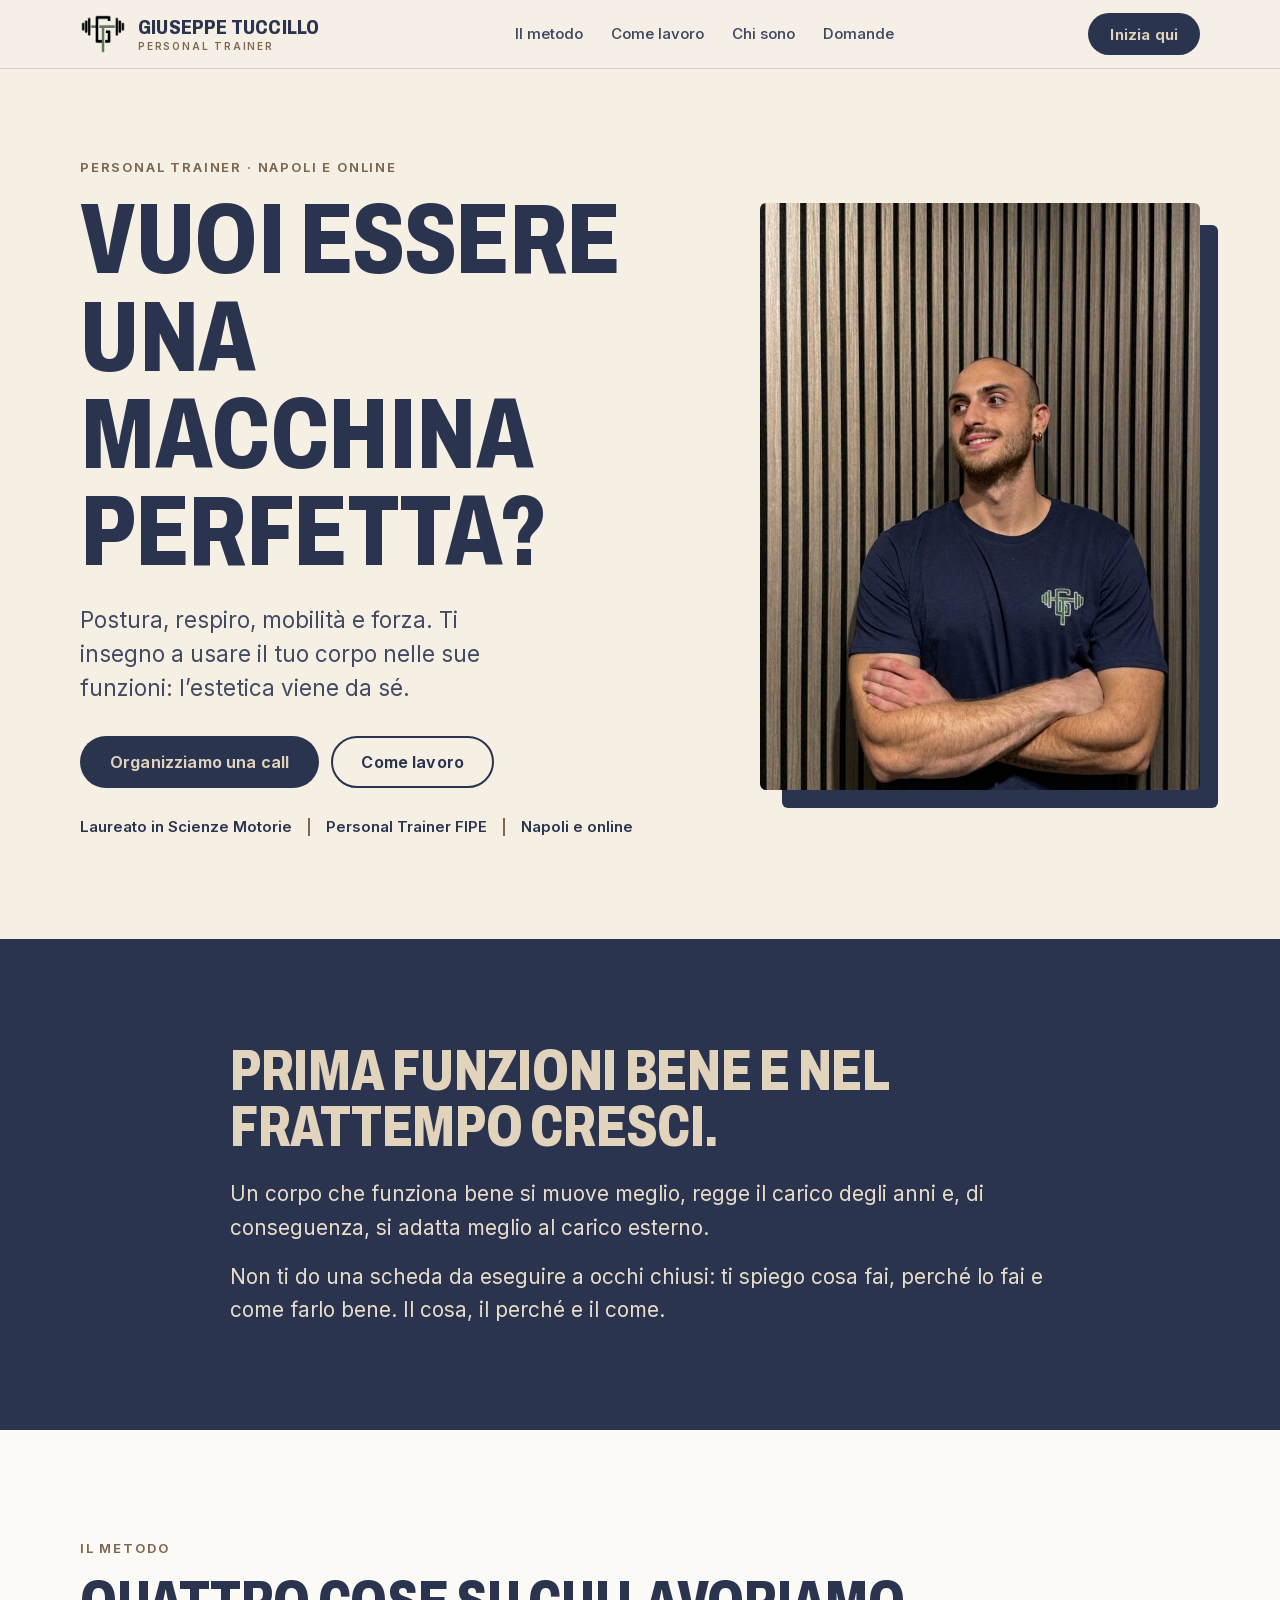
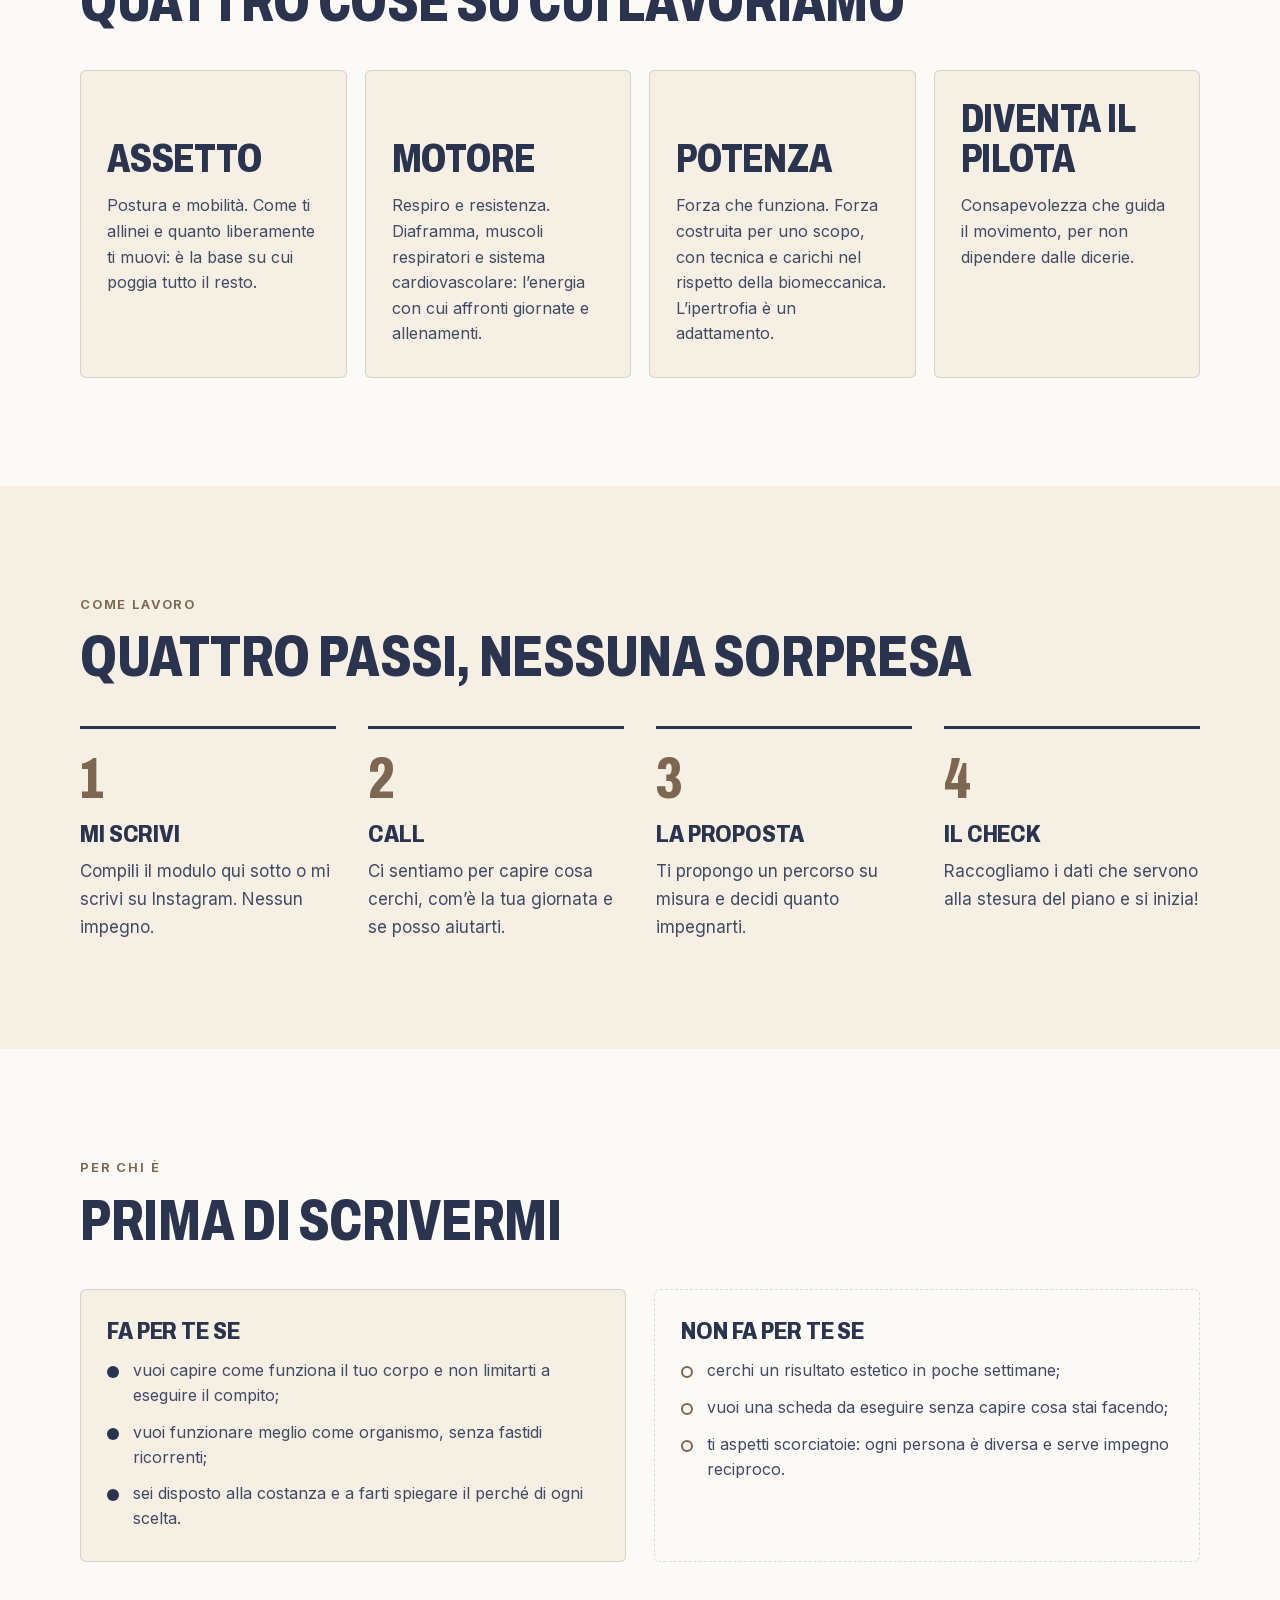
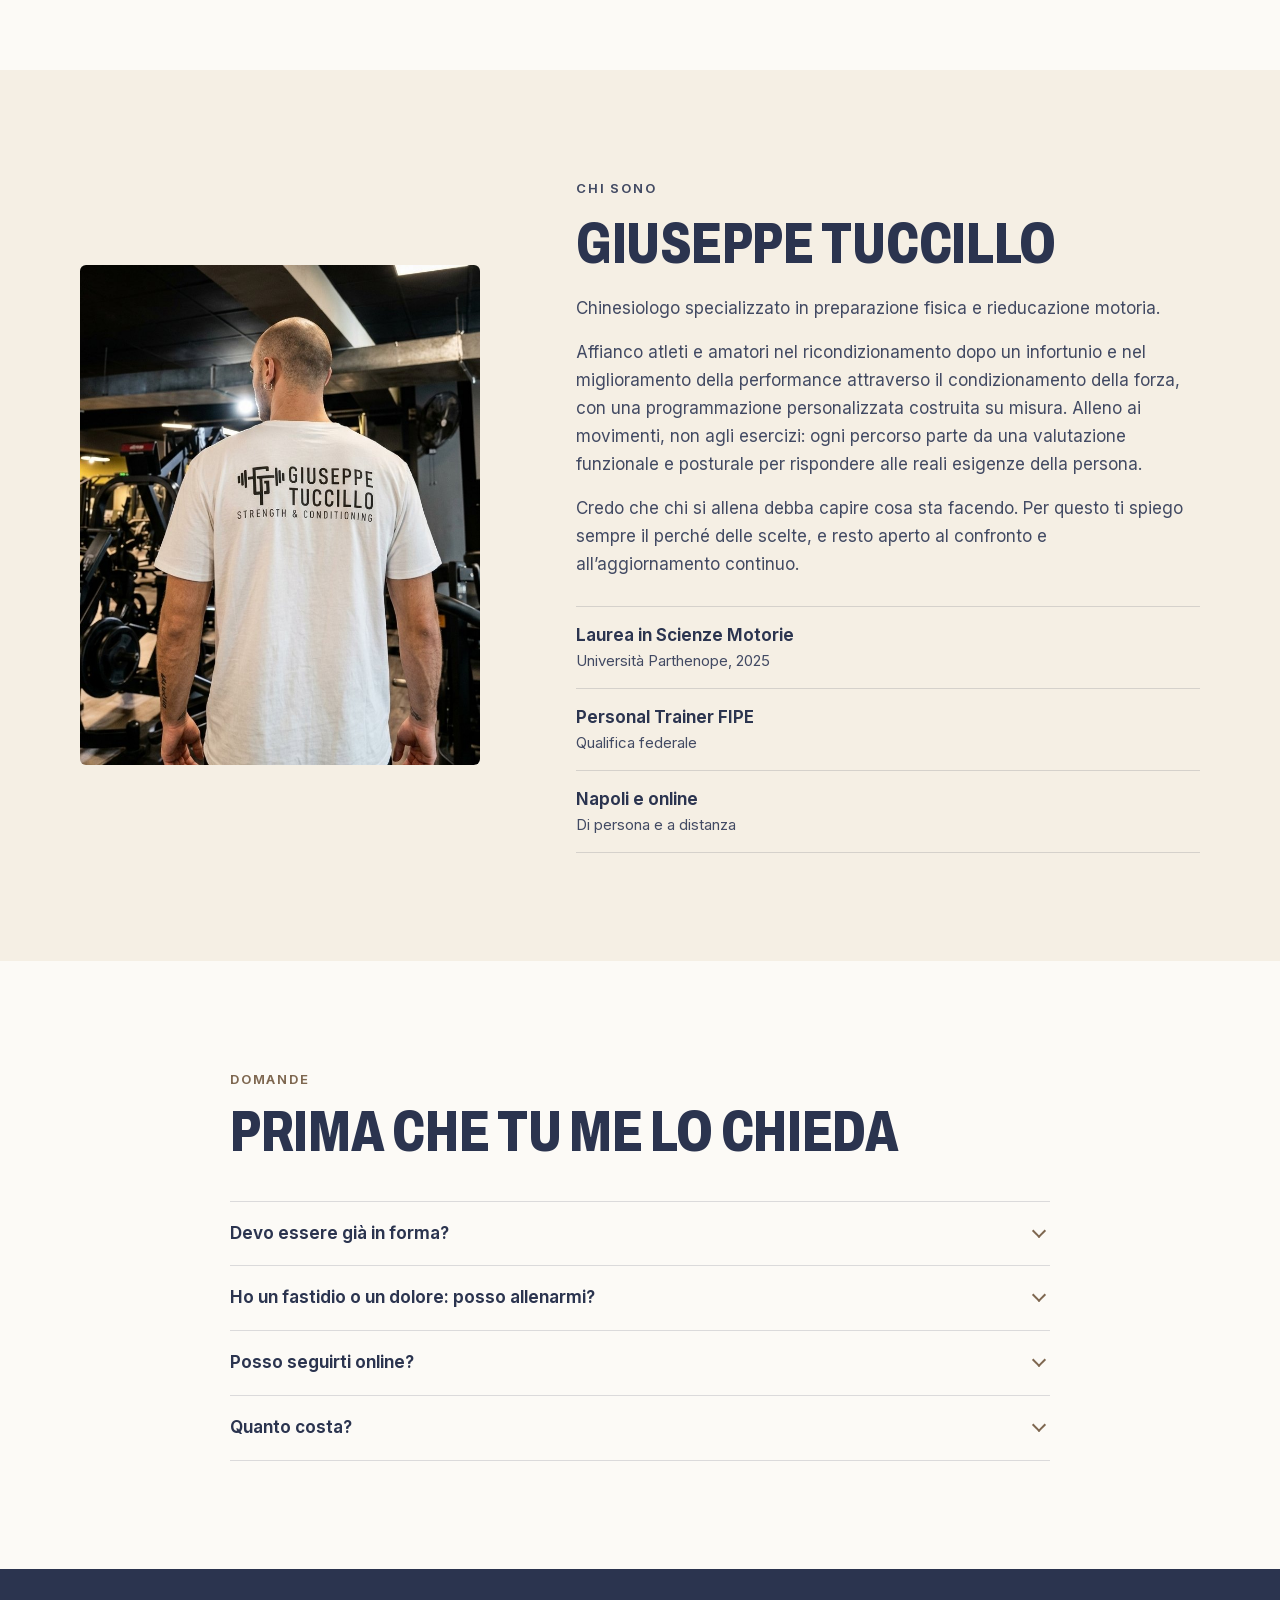
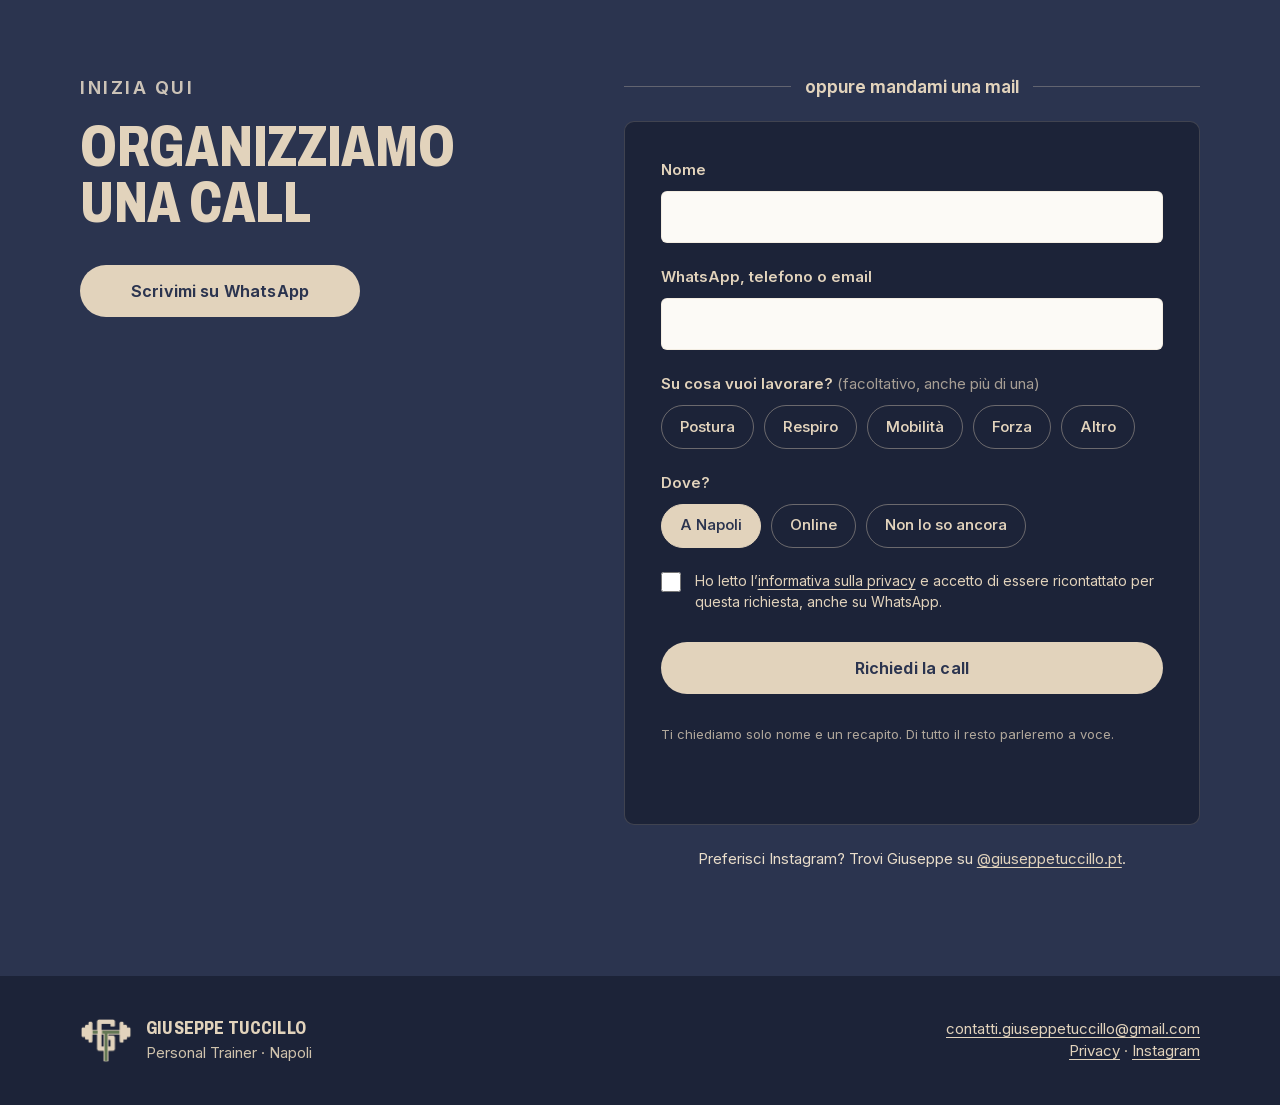
<file: index.html>
<!doctype html>
<html lang="it">
<head>
  <meta charset="utf-8">
  <meta name="viewport" content="width=device-width, initial-scale=1">
  <title>Giuseppe Tuccillo — Personal Trainer a Napoli e online</title>
  <meta name="description" content="Postura, respiro, mobilità e forza. Ti insegno a usare il tuo corpo nelle sue funzioni: il cosa, il perché e il come. Personal Trainer a Napoli e online.">
  <meta name="theme-color" content="#2B344F">
  <meta property="og:title" content="Giuseppe Tuccillo — Personal Trainer">
  <meta property="og:description" content="Vuoi essere una macchina perfetta? Postura, respiro, mobilità e forza.">
  <meta property="og:type" content="website">
  <meta property="og:locale" content="it_IT">
  <link rel="icon" type="image/png" sizes="48x48" href="img/icona-48.png">
  <link rel="icon" type="image/png" sizes="192x192" href="img/icona-192.png">
  <link rel="apple-touch-icon" href="img/apple-touch-icon.png">
  <link rel="preload" href="font/archivo-latin.woff2" as="font" type="font/woff2" crossorigin>
  <link rel="stylesheet" href="stile.css">
</head>
<body>

  <header class="testata">
    <div class="contenitore testata-riga">
      <a class="marchio" href="#inizio" aria-label="Giuseppe Tuccillo — torna in alto">
        <img src="img/gt-marchio.png" alt="" width="46" height="40">
        <span class="marchio-testo">Giuseppe Tuccillo<small>Personal Trainer</small></span>
      </a>
      <nav class="menu" aria-label="Sezioni">
        <a href="#metodo">Il metodo</a>
        <a href="#come">Come lavoro</a>
        <a href="#chi">Chi sono</a>
        <a href="#domande">Domande</a>
      </nav>
      <a class="bottone bottone-pieno bottone-piccolo" href="#contatto">Inizia qui</a>
    </div>
  </header>

  <main id="inizio">

    <!-- ═════════ APERTURA ═════════ -->
    <section class="apertura" id="apertura">
      <div class="contenitore apertura-griglia">
        <div class="apertura-testo">
          <p class="occhiello">Personal Trainer · Napoli e online</p>
          <h1>Vuoi essere una macchina perfetta?</h1>
          <p class="lead">Postura, respiro, mobilità e forza. Ti insegno a usare il tuo corpo nelle sue funzioni: l’estetica viene da sé.</p>
          <div class="azioni">
            <a class="bottone bottone-pieno" href="#contatto">Organizziamo una call</a>
            <a class="bottone bottone-vuoto" href="#metodo">Come lavoro</a>
          </div>
          <ul class="credenziali" aria-label="Titoli">
            <li>Laureato in Scienze Motorie</li>
            <li>Personal Trainer FIPE</li>
            <li>Napoli e online</li>
          </ul>
        </div>
        <figure class="apertura-foto">
          <img src="img/hero.jpg" srcset="img/hero-piccola.jpg 640w, img/hero.jpg 896w" sizes="(min-width: 900px) 460px, 80vw"
               width="896" height="1195" alt="Giuseppe Tuccillo, Personal Trainer, a braccia conserte" fetchpriority="high">
        </figure>
      </div>
    </section>

    <!-- ═════════ LA FUNZIONE PRIMA DELL'ESTETICA ═════════ -->
    <section class="fascia fascia-blu" aria-labelledby="t-funzione">
      <div class="contenitore fascia-stretta">
        <h2 id="t-funzione">Prima funzioni bene e nel frattempo cresci.</h2>
        <p>Un corpo che funziona bene si muove meglio, regge il carico degli anni e, di conseguenza, si adatta meglio al carico esterno.</p>
        <p>Non ti do una scheda da eseguire a occhi chiusi: ti spiego cosa fai, perché lo fai e come farlo bene. Il cosa, il perché e il come.</p>
      </div>
    </section>

    <!-- ═════════ IL METODO ═════════ -->
    <section class="sezione" id="metodo" aria-labelledby="t-metodo">
      <div class="contenitore">
        <p class="occhiello">Il metodo</p>
        <h2 id="t-metodo">Quattro cose su cui lavoriamo</h2>
        <ul class="pilastri">
          <li>
            <h3>Assetto</h3>
            <p>Postura e mobilità. Come ti allinei e quanto liberamente ti muovi: è la base su cui poggia tutto il resto.</p>
          </li>
          <li>
            <h3>Motore</h3>
            <p>Respiro e resistenza. Diaframma, muscoli respiratori e sistema cardiovascolare: l’energia con cui affronti giornate e allenamenti.</p>
          </li>
          <li>
            <h3>Potenza</h3>
            <p>Forza che funziona. Forza costruita per uno scopo, con tecnica e carichi nel rispetto della biomeccanica. L’ipertrofia è un adattamento.</p>
          </li>
          <li>
            <h3>Diventa il pilota</h3>
            <p>Consapevolezza che guida il movimento, per non dipendere dalle dicerie.</p>
          </li>
        </ul>
      </div>
    </section>

    <!-- ═════════ COME SI LAVORA (le fasi vere: scrive → call → proposta e pagamento → check) ═════════ -->
    <section class="sezione sezione-carta" id="come" aria-labelledby="t-come">
      <div class="contenitore">
        <p class="occhiello">Come lavoro</p>
        <h2 id="t-come">Quattro passi, nessuna sorpresa</h2>
        <ol class="passi">
          <li>
            <span class="numero" aria-hidden="true">1</span>
            <h3>Mi scrivi</h3>
            <p>Compili il modulo qui sotto o mi scrivi su Instagram. Nessun impegno.</p>
          </li>
          <li>
            <span class="numero" aria-hidden="true">2</span>
            <h3>Call</h3>
            <p>Ci sentiamo per capire cosa cerchi, com’è la tua giornata e se posso aiutarti.</p>
          </li>
          <li>
            <span class="numero" aria-hidden="true">3</span>
            <h3>La proposta</h3>
            <p>Ti propongo un percorso su misura e decidi quanto impegnarti.</p>
          </li>
          <li>
            <span class="numero" aria-hidden="true">4</span>
            <h3>Il check</h3>
            <p>Raccogliamo i dati che servono alla stesura del piano e si inizia!</p>
          </li>
        </ol>
      </div>
    </section>

    <!-- ═════════ PER CHI È / PER CHI NON È ═════════ -->
    <section class="sezione" id="per-chi" aria-labelledby="t-perchi">
      <div class="contenitore">
        <p class="occhiello">Per chi è</p>
        <h2 id="t-perchi">Prima di scrivermi</h2>
        <div class="perchi">
          <div class="perchi-si">
            <h3>Fa per te se</h3>
            <ul>
              <li>vuoi capire come funziona il tuo corpo e non limitarti a eseguire il compito;</li>
              <li>vuoi funzionare meglio come organismo, senza fastidi ricorrenti;</li>
              <li>sei disposto alla costanza e a farti spiegare il perché di ogni scelta.</li>
            </ul>
          </div>
          <div class="perchi-no">
            <h3>Non fa per te se</h3>
            <ul>
              <li>cerchi un risultato estetico in poche settimane;</li>
              <li>vuoi una scheda da eseguire senza capire cosa stai facendo;</li>
              <li>ti aspetti scorciatoie: ogni persona è diversa e serve impegno reciproco.</li>
            </ul>
          </div>
        </div>
      </div>
    </section>

    <!-- ═════════ CHI SONO ═════════ -->
    <section class="sezione sezione-carta" id="chi" aria-labelledby="t-chi">
      <div class="contenitore chi-griglia">
        <figure class="chi-foto">
          <img src="img/chi-sono.jpg" width="768" height="960" loading="lazy" alt="Giuseppe Tuccillo di spalle, in maglietta bianca con il suo logo, in una sala pesi">
        </figure>
        <div class="chi-testo">
          <p class="occhiello">Chi sono</p>
          <h2 id="t-chi">Giuseppe Tuccillo</h2>
          <p>Chinesiologo specializzato in preparazione fisica e rieducazione motoria.</p>
          <p>Affianco atleti e amatori nel ricondizionamento dopo un infortunio e nel miglioramento della performance attraverso il condizionamento della forza, con una programmazione personalizzata costruita su misura. Alleno ai movimenti, non agli esercizi: ogni percorso parte da una valutazione funzionale e posturale per rispondere alle reali esigenze della persona.</p>
          <p>Credo che chi si allena debba capire cosa sta facendo. Per questo ti spiego sempre il perché delle scelte, e resto aperto al confronto e all’aggiornamento continuo.</p>
          <ul class="dati">
            <li><strong>Laurea in Scienze Motorie</strong> Università Parthenope, 2025</li>
            <li><strong>Personal Trainer FIPE</strong> Qualifica federale</li>
            <li><strong>Napoli e online</strong> Di persona e a distanza</li>
          </ul>
        </div>
      </div>
    </section>

    <!-- ═════════ DOMANDE ═════════ -->
    <section class="sezione" id="domande" aria-labelledby="t-domande">
      <div class="contenitore stretta">
        <p class="occhiello">Domande</p>
        <h2 id="t-domande">Prima che tu me lo chieda</h2>
        <div class="faq">
          <details>
            <summary>Devo essere già in forma?</summary>
            <p>No. Si parte da dove sei: il check iniziale serve proprio a capire il tuo punto di partenza.</p>
          </details>
          <details>
            <summary>Ho un fastidio o un dolore: posso allenarmi?</summary>
            <p>Dipende dal caso, e non sono un medico. Il check iniziale serve a capire come ti muovi e perché, per correggere le abitudini che perpetuano il fastidio. Quando serve, ti consiglio di sentire prima il medico o il fisioterapista. Non sostituisco una diagnosi né una cura.</p>
          </details>
          <details>
            <summary>Posso seguirti online?</summary>
            <p>Sì. Lavoro a Napoli e online: il percorso si adatta a dove ti trovi e al tempo che hai.</p>
          </details>
          <details>
            <summary>Quanto costa?</summary>
            <p>Dipende dal percorso. Te lo spiego nella call, dopo aver capito cosa cerchi.</p>
          </details>
        </div>
      </div>
    </section>

    <!-- ═════════ CONTATTO ═════════ -->
    <section class="fascia fascia-blu contatto" id="contatto" aria-labelledby="t-contatto">
      <div class="contenitore contatto-griglia">
        <div class="contatto-testo">
          <p class="occhiello occhiello-chiaro">Inizia qui</p>
          <h2 id="t-contatto">Organizziamo una call</h2>
          <a class="bottone bottone-wa" id="wa" href="#contatto" hidden>Scrivimi su WhatsApp</a>
        </div>

        <div class="contatto-modulo">
        <p class="oppure" id="oppure" hidden>oppure mandami una mail</p>
        <form class="modulo" id="modulo" novalidate>
          <div class="campo">
            <label for="nome">Nome</label>
            <input id="nome" name="nome" type="text" autocomplete="given-name" required maxlength="80">
          </div>
          <div class="campo">
            <label for="contatto-campo">WhatsApp, telefono o email</label>
            <input id="contatto-campo" name="contatto" type="text" autocomplete="off" inputmode="email" required maxlength="120">
          </div>

          <fieldset class="campo">
            <legend>Su cosa vuoi lavorare? <span class="facoltativo">(facoltativo, anche più di una)</span></legend>
            <div class="pillole">
              <label><input type="checkbox" name="interessi" value="postura"><span>Postura</span></label>
              <label><input type="checkbox" name="interessi" value="respiro"><span>Respiro</span></label>
              <label><input type="checkbox" name="interessi" value="mobilita"><span>Mobilità</span></label>
              <label><input type="checkbox" name="interessi" value="forza"><span>Forza</span></label>
              <label><input type="checkbox" name="interessi" value="altro"><span>Altro</span></label>
            </div>
          </fieldset>

          <fieldset class="campo">
            <legend>Dove?</legend>
            <div class="pillole">
              <label><input type="radio" name="dove" value="napoli" checked><span>A Napoli</span></label>
              <label><input type="radio" name="dove" value="online"><span>Online</span></label>
              <label><input type="radio" name="dove" value="non-so"><span>Non lo so ancora</span></label>
            </div>
          </fieldset>

          <!-- Trappola per i programmi automatici: un essere umano non la vede e non la riempie. -->
          <div class="trappola" aria-hidden="true">
            <label>Lascia vuoto questo campo <input type="text" name="sito" tabindex="-1" autocomplete="off"></label>
          </div>

          <label class="consenso">
            <input type="checkbox" name="privacy" required>
            <span>Ho letto l’<a href="privacy.html">informativa sulla privacy</a> e accetto di essere ricontattato per questa richiesta, anche su WhatsApp.</span>
          </label>

          <button class="bottone bottone-sabbia" type="submit">Richiedi la call</button>
          <p class="nota">Ti chiediamo solo nome e un recapito. Di tutto il resto parleremo a voce.</p>
          <p class="stato" id="stato" role="status" aria-live="polite"></p>
          <a class="bottone bottone-vuoto-chiaro" id="wa-dopo" href="#contatto" hidden>Scrivici ora su WhatsApp</a>
        </form>
        <p class="alternativa">Preferisci Instagram? Trovi Giuseppe su <a href="https://www.instagram.com/giuseppetuccillo.pt/" rel="noopener">@giuseppetuccillo.pt</a>.</p>
        </div>
      </div>
    </section>

  </main>

  <footer class="piede">
    <div class="contenitore piede-riga">
      <div class="piede-marchio">
        <img src="img/gt-marchio-sabbia.png" alt="" width="52" height="45">
        <p><strong>Giuseppe Tuccillo</strong><br>Personal Trainer · Napoli</p>
      </div>
      <p class="piede-dati">
        <a href="mailto:contatti.giuseppetuccillo@gmail.com">contatti.giuseppetuccillo@gmail.com</a><br>
        <a href="privacy.html">Privacy</a> · <a href="https://www.instagram.com/giuseppetuccillo.pt/" rel="noopener">Instagram</a>
      </p>
    </div>
  </footer>

  <!-- Barra fissa sul telefono: compare quando l'apertura è uscita dallo schermo e sparisce davanti al modulo. -->
  <a class="barra-cta" id="barra-cta" href="#contatto" hidden>Organizziamo una call</a>

  <script src="script.js" defer></script>
</body>
</html>
</file>
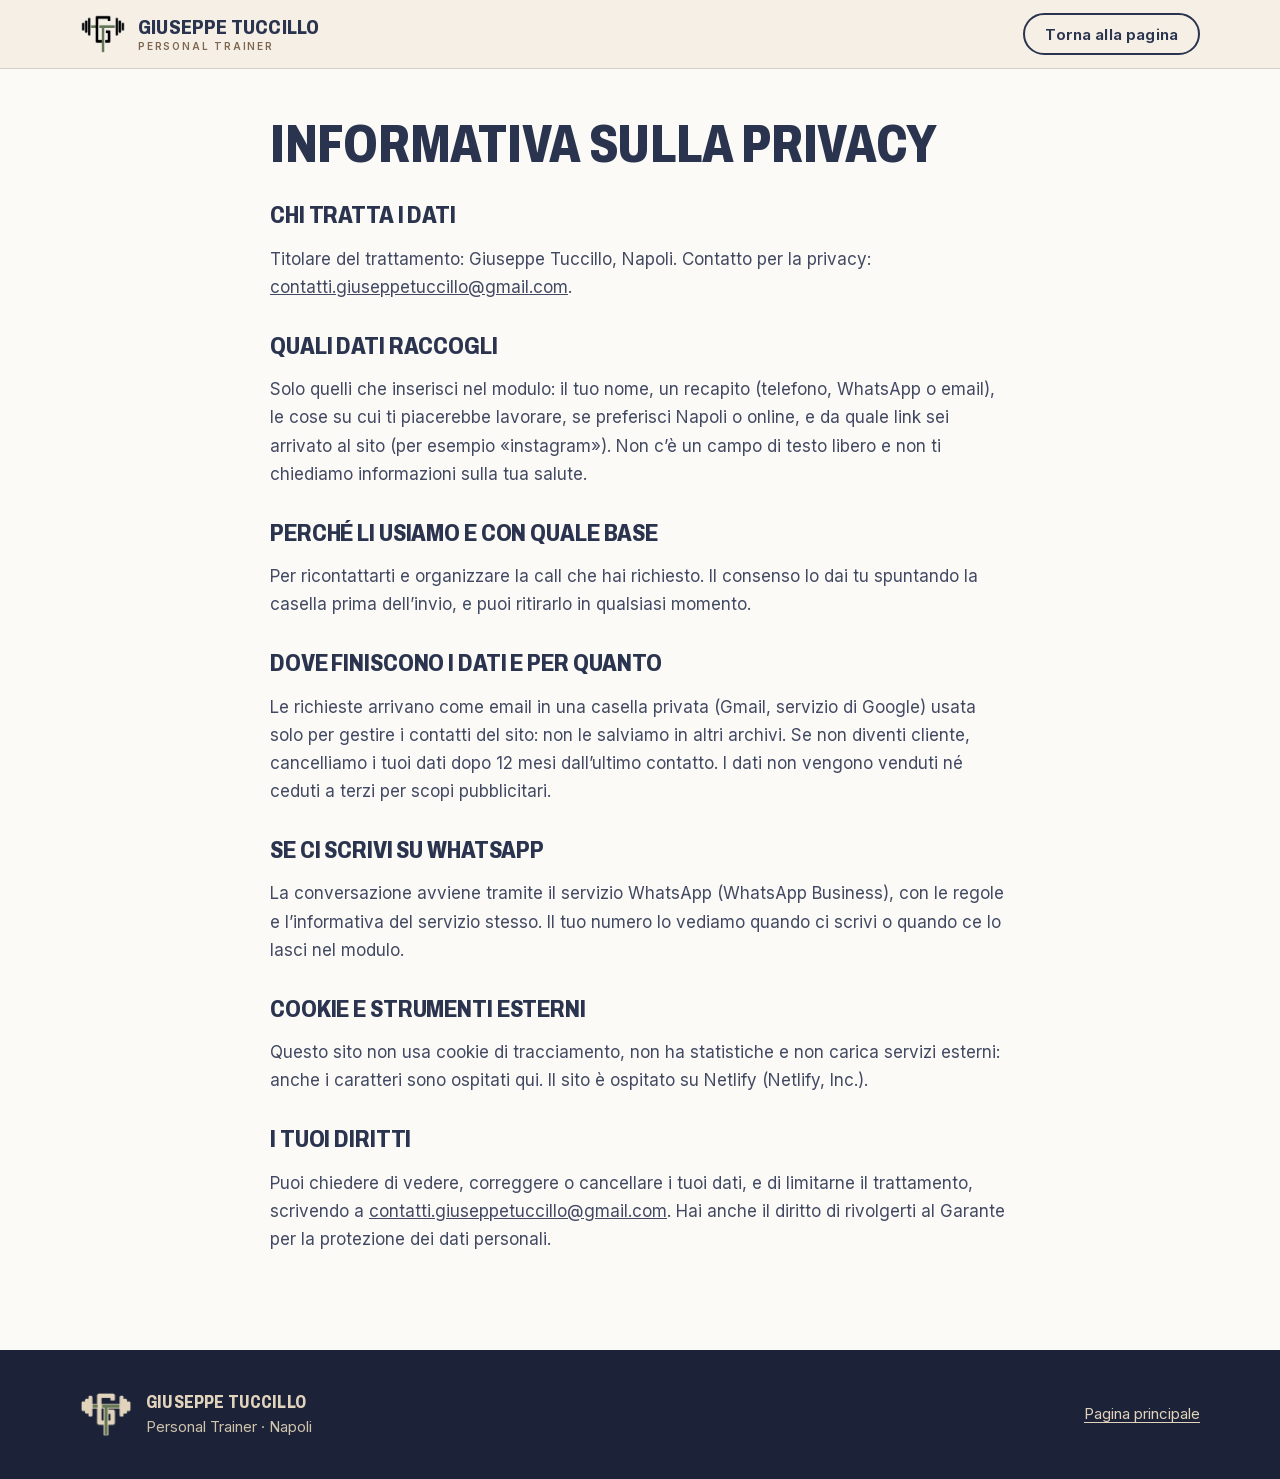
<file: privacy.html>
<!doctype html>
<html lang="it">
<head>
  <meta charset="utf-8">
  <meta name="viewport" content="width=device-width, initial-scale=1">
  <title>Informativa sulla privacy — Giuseppe Tuccillo</title>
  <meta name="theme-color" content="#2B344F">
  <link rel="icon" type="image/png" sizes="48x48" href="img/icona-48.png">
  <link rel="stylesheet" href="stile.css">
</head>
<body>
  <header class="testata">
    <div class="contenitore testata-riga">
      <a class="marchio" href="./" aria-label="Torna alla pagina principale">
        <img src="img/gt-marchio.png" alt="" width="46" height="40">
        <span class="marchio-testo">Giuseppe Tuccillo<small>Personal Trainer</small></span>
      </a>
      <a class="bottone bottone-vuoto bottone-piccolo" href="./">Torna alla pagina</a>
    </div>
  </header>

  <main class="contenitore testo-lungo">
    <h1>Informativa sulla privacy</h1>

    <h2>Chi tratta i dati</h2>
    <p>Titolare del trattamento: Giuseppe Tuccillo, Napoli. Contatto per la privacy: <a href="mailto:contatti.giuseppetuccillo@gmail.com">contatti.giuseppetuccillo@gmail.com</a>.</p>

    <h2>Quali dati raccogli</h2>
    <p>Solo quelli che inserisci nel modulo: il tuo nome, un recapito (telefono, WhatsApp o email), le cose su cui ti piacerebbe lavorare, se preferisci Napoli o online, e da quale link sei arrivato al sito (per esempio «instagram»). Non c’è un campo di testo libero e non ti chiediamo informazioni sulla tua salute.</p>

    <h2>Perché li usiamo e con quale base</h2>
    <p>Per ricontattarti e organizzare la call che hai richiesto. Il consenso lo dai tu spuntando la casella prima dell’invio, e puoi ritirarlo in qualsiasi momento.</p>

    <h2>Dove finiscono i dati e per quanto</h2>
    <p>Le richieste arrivano come email in una casella privata (Gmail, servizio di Google) usata solo per gestire i contatti del sito: non le salviamo in altri archivi. Se non diventi cliente, cancelliamo i tuoi dati dopo 12 mesi dall’ultimo contatto. I dati non vengono venduti né ceduti a terzi per scopi pubblicitari.</p>

    <h2>Se ci scrivi su WhatsApp</h2>
    <p>La conversazione avviene tramite il servizio WhatsApp (WhatsApp Business), con le regole e l’informativa del servizio stesso. Il tuo numero lo vediamo quando ci scrivi o quando ce lo lasci nel modulo.</p>

    <h2>Cookie e strumenti esterni</h2>
    <p>Questo sito non usa cookie di tracciamento, non ha statistiche e non carica servizi esterni: anche i caratteri sono ospitati qui. Il sito è ospitato su Netlify (Netlify, Inc.).</p>

    <h2>I tuoi diritti</h2>
    <p>Puoi chiedere di vedere, correggere o cancellare i tuoi dati, e di limitarne il trattamento, scrivendo a <a href="mailto:contatti.giuseppetuccillo@gmail.com">contatti.giuseppetuccillo@gmail.com</a>. Hai anche il diritto di rivolgerti al Garante per la protezione dei dati personali.</p>
  </main>

  <footer class="piede">
    <div class="contenitore piede-riga">
      <div class="piede-marchio">
        <img src="img/gt-marchio-sabbia.png" alt="" width="52" height="45">
        <p><strong>Giuseppe Tuccillo</strong><br>Personal Trainer · Napoli</p>
      </div>
      <p class="piede-dati"><a href="./">Pagina principale</a></p>
    </div>
  </footer>
</body>
</html>
</file>
<file: stile.css>
/* ═══════════════════════════════════════════════════════════════════════════
   LANDING DI GIUSEPPE TUCCILLO
   Colori del personal brand (dalla maglia e dal legno): blu, legno, sabbia.
   Font: ARCHIVO per i titoli (stretto, maiuscolo, pesante), INTER per il testo.
   Stanno nella cartella font/ — niente chiamate a servizi esterni.
   ═══════════════════════════════════════════════════════════════════════════ */

@font-face {
  font-family: 'Archivo';
  font-display: swap;
  font-style: normal;
  font-weight: 400 900;
  font-stretch: 62% 125%;
  src: url('font/archivo-latin.woff2') format('woff2');
}
@font-face {
  font-family: 'Inter';
  font-display: swap;
  font-style: normal;
  font-weight: 100 900;
  src: url('font/inter-latin.woff2') format('woff2');
}

:root {
  --blu: #2B344F;
  --blu-scuro: #1C2338;
  --legno: #7E6750;
  --sabbia: #E2D3BC;
  --carta: #F5EFE4;
  --bianco: #FCFAF6;
  --testo: #1C2338;
  --testo-tenue: #424A63;
  --linea: rgba(43, 52, 79, .16);
  --titoli: 'Archivo', 'Arial Narrow', system-ui, sans-serif;
  --corpo: 'Inter', system-ui, -apple-system, 'Segoe UI', sans-serif;
  --raggio: 6px;
  --maxw: 1120px;
}

*, *::before, *::after { box-sizing: border-box; }
html { scroll-behavior: smooth; scroll-padding-top: 84px; -webkit-text-size-adjust: 100%; }
@media (prefers-reduced-motion: reduce) { html { scroll-behavior: auto; } }

body {
  margin: 0;
  background: var(--bianco);
  color: var(--testo);
  font-family: var(--corpo);
  font-size: 1.0625rem;
  line-height: 1.65;
  -webkit-font-smoothing: antialiased;
}
img { max-width: 100%; height: auto; display: block; }
a { color: inherit; }
:focus-visible { outline: 3px solid var(--legno); outline-offset: 3px; border-radius: 3px; }
.fascia-blu :focus-visible, .piede :focus-visible { outline-color: var(--sabbia); }

.contenitore { width: min(100% - 40px, var(--maxw)); margin-inline: auto; }

/* ── titoli: la forma «manifesto» — stretto, maiuscolo, pesante ─────────── */
h1, h2, h3, .numero {
  font-family: var(--titoli);
  font-stretch: 75%;
  font-weight: 800;
  text-transform: uppercase;
  letter-spacing: -.005em;
  line-height: .98;
  margin: 0;
}
h1 { font-size: clamp(3rem, 11.5vw, 6.2rem); color: var(--blu); }
h2 { font-size: clamp(2.1rem, 6.5vw, 3.6rem); color: var(--blu); }
h3 { font-size: 1.55rem; font-stretch: 80%; line-height: 1.05; color: var(--blu); }
.fascia-blu h2 { color: var(--sabbia); }

.occhiello {
  margin: 0 0 14px;
  font-size: .8125rem;
  font-weight: 650;
  letter-spacing: .14em;
  text-transform: uppercase;
  color: var(--legno);
}
.occhiello-chiaro { color: var(--sabbia); opacity: .85; }

/* ── bottoni ───────────────────────────────────────────────────────────── */
.bottone {
  display: inline-flex; align-items: center; justify-content: center;
  min-height: 52px; padding: 0 28px;
  border: 2px solid transparent; border-radius: 999px;
  font: 650 1rem/1 var(--corpo); letter-spacing: .01em;
  text-decoration: none; cursor: pointer;
  transition: transform .15s ease, background-color .15s ease, color .15s ease, border-color .15s ease;
}
.bottone:hover { transform: translateY(-1px); }
.bottone:active { transform: translateY(0); }
.bottone-pieno { background: var(--blu); color: var(--sabbia); }
.bottone-pieno:hover { background: var(--blu-scuro); }
.bottone-vuoto { border-color: var(--blu); color: var(--blu); }
.bottone-vuoto:hover { background: var(--blu); color: var(--sabbia); }
.bottone-sabbia { background: var(--sabbia); color: var(--blu); width: 100%; }
.bottone-sabbia:hover { background: #EEE3D1; }
.bottone-piccolo { min-height: 42px; padding: 0 20px; font-size: .9375rem; white-space: nowrap; flex-shrink: 0; }
@media (max-width: 420px) {
  .testata-riga { gap: 12px; }
  .marchio { gap: 9px; }
  .marchio img { width: 38px; }
  .marchio-testo { font-size: 1.12rem; }
  .bottone-piccolo { padding: 0 16px; }
}

/* ── fascia «bozza» e testata ──────────────────────────────────────────── */
.bozza {
  margin: 0; padding: 6px 12px; text-align: center;
  background: var(--legno); color: #fff;
  font-size: .75rem; font-weight: 650; letter-spacing: .1em; text-transform: uppercase;
}
.testata {
  position: sticky; top: 0; z-index: 20;
  background: rgba(245, 239, 228, .94);
  -webkit-backdrop-filter: saturate(1.2) blur(10px); backdrop-filter: saturate(1.2) blur(10px);
  border-bottom: 1px solid var(--linea);
}
.testata-riga { display: flex; align-items: center; justify-content: space-between; gap: 20px; min-height: 68px; }
.marchio { display: flex; align-items: center; gap: 12px; text-decoration: none; color: var(--blu); }
.marchio img { width: 46px; height: auto; }
.marchio-testo {
  display: flex; flex-direction: column;
  font-family: var(--titoli); font-stretch: 75%; font-weight: 800;
  font-size: 1.3rem; line-height: 1; text-transform: uppercase; letter-spacing: .01em;
}
.marchio-testo small {
  margin-top: 4px; font-family: var(--corpo); font-stretch: 100%; font-weight: 600;
  font-size: .625rem; letter-spacing: .18em; color: var(--legno);
}
.menu { display: none; gap: 28px; }
.menu a { text-decoration: none; font-size: .9375rem; font-weight: 550; color: var(--testo-tenue); }
.menu a:hover { color: var(--blu); }
@media (min-width: 820px) { .menu { display: flex; } }

/* ── apertura ──────────────────────────────────────────────────────────── */
.apertura { background: var(--carta); padding: clamp(36px, 7vw, 88px) 0 clamp(48px, 8vw, 104px); }
.apertura-griglia { display: grid; gap: 44px; align-items: center; }
.lead { margin: 22px 0 0; max-width: 34ch; font-size: clamp(1.1875rem, 2.6vw, 1.4rem); line-height: 1.5; color: var(--testo-tenue); }
.azioni { display: flex; flex-wrap: wrap; gap: 12px; margin-top: 32px; }
.credenziali { list-style: none; margin: 30px 0 0; padding: 0; display: flex; flex-wrap: wrap; gap: 8px 0; font-size: .9375rem; font-weight: 600; color: var(--blu); }
.credenziali li { padding: 0 16px; border-left: 2px solid var(--legno); line-height: 1.2; }
.credenziali li:first-child { padding-left: 0; border-left: 0; }
.apertura-foto { margin: 0; position: relative; max-width: 440px; justify-self: center; width: 100%; }
.apertura-foto::before {
  content: ""; position: absolute; inset: 22px -18px -18px 22px; z-index: 0;
  background: var(--blu); border-radius: var(--raggio);
}
.apertura-foto img { position: relative; z-index: 1; width: 100%; aspect-ratio: 3 / 4; object-fit: cover; object-position: 50% 12%; border-radius: var(--raggio); }
@media (min-width: 900px) {
  .apertura-griglia { grid-template-columns: 1.15fr .85fr; gap: 72px; }
  .apertura-foto { justify-self: end; }
}

/* ── fascia blu «la funzione» ──────────────────────────────────────────── */
.fascia { padding: clamp(56px, 9vw, 104px) 0; }
.fascia-blu { background: var(--blu); color: var(--sabbia); }
.fascia-stretta, .stretta { max-width: 820px; }
.fascia-stretta h2 { margin-bottom: 22px; }
.fascia-stretta p { margin: 0; font-size: clamp(1.125rem, 2.4vw, 1.3rem); line-height: 1.6; color: #E9DDCA; }
.fascia-stretta p + p { margin-top: 16px; }

/* ── sezioni ───────────────────────────────────────────────────────────── */
.sezione { padding: clamp(60px, 9vw, 108px) 0; }
.sezione-carta { background: var(--carta); }
.sezione h2 { margin-bottom: 40px; }

.pilastri { list-style: none; margin: 0; padding: 0; display: grid; gap: 18px; }
.pilastri li { padding: 28px 26px 30px; background: var(--carta); border: 1px solid var(--linea); border-radius: var(--raggio); }
/* niente icone: il nome del gruppo è il titolo, grande */
.pilastri h3 { font-size: clamp(2rem, 3.6vw, 2.5rem); font-stretch: 75%; line-height: 1; margin-bottom: 14px; }
.pilastri p { margin: 0; color: var(--testo-tenue); font-size: 1rem; line-height: 1.6; }
/* su più colonne i testi partono alla stessa altezza anche se un titolo va su due righe */
@media (min-width: 640px) {
  .pilastri { grid-template-columns: repeat(2, 1fr); }
  .pilastri li { display: grid; grid-row: span 2; grid-template-rows: subgrid; row-gap: 0; }
  .pilastri h3 { align-self: end; }
}
@media (min-width: 1000px) { .pilastri { grid-template-columns: repeat(4, 1fr); } }

.passi { list-style: none; margin: 0; padding: 0; display: grid; gap: 34px; counter-reset: passo; }
.passi li { padding-top: 22px; border-top: 3px solid var(--blu); }
.numero { display: block; font-size: 3.6rem; font-stretch: 70%; color: var(--legno); margin-bottom: 14px; }
.passi h3 { margin-bottom: 10px; }
.passi p { margin: 0; color: var(--testo-tenue); }
@media (min-width: 640px) { .passi { grid-template-columns: repeat(2, 1fr); gap: 36px 32px; } }
@media (min-width: 1000px) { .passi { grid-template-columns: repeat(4, 1fr); gap: 32px; } }

.chi-griglia { display: grid; gap: 40px; align-items: center; }
.chi-foto { margin: 0; max-width: 400px; width: 100%; justify-self: center; }
.chi-foto img { width: 100%; aspect-ratio: 4 / 5; object-fit: cover; object-position: 50% 15%; border-radius: var(--raggio); }
.chi-testo p { margin: 0 0 16px; max-width: 56ch; color: var(--testo-tenue); }
.chi-testo h2 { margin-bottom: 22px; }
.dati { list-style: none; margin: 28px 0 0; padding: 0; display: grid; gap: 0; border-top: 1px solid var(--linea); }
.dati li { padding: 14px 0; border-bottom: 1px solid var(--linea); color: var(--testo-tenue); font-size: .9375rem; }
.dati strong { display: block; color: var(--blu); font-size: 1.0625rem; font-weight: 650; }
@media (min-width: 900px) { .chi-griglia { grid-template-columns: .8fr 1.2fr; gap: 80px; } .chi-foto { justify-self: start; } }

/* ── contatto e modulo ─────────────────────────────────────────────────── */
.contatto-griglia { display: grid; gap: 40px; align-items: start; }
.contatto-testo h2 { margin-bottom: 22px; }
.contatto-testo p { margin: 0 0 16px; max-width: 42ch; color: #E9DDCA; font-size: 1.125rem; }
.contatto-modulo { min-width: 0; }
.oppure { display: flex; align-items: center; gap: 14px; margin: 0 0 20px; font-weight: 650; font-size: 1.0625rem; color: var(--sabbia); }
.oppure::before, .oppure::after { content: ""; flex: 1; height: 1px; background: rgba(226, 211, 188, .3); }
.oppure[hidden] { display: none; }
.alternativa { margin: 22px 0 0; text-align: center; font-size: .9375rem; color: #E9DDCA; }
.alternativa a { color: var(--sabbia); text-underline-offset: 3px; }
.bottone-wa { background: var(--sabbia); color: var(--blu); width: 100%; margin-top: 12px; }
.bottone-wa:hover { background: #EEE3D1; }
.bottone-wa[hidden] { display: none; }
@media (min-width: 900px) { .bottone-wa { width: auto; min-width: 280px; } }
@media (min-width: 900px) { .contatto-griglia { grid-template-columns: .9fr 1.1fr; gap: 72px; } }

.modulo { background: var(--blu-scuro); border: 1px solid rgba(226, 211, 188, .18); border-radius: 10px; padding: clamp(22px, 4vw, 36px); display: grid; gap: 22px; }
.campo { margin: 0; padding: 0; border: 0; min-width: 0; }
.modulo label, .modulo legend { display: block; margin: 0 0 8px; padding: 0; font-size: .9375rem; font-weight: 600; color: var(--sabbia); }
.facoltativo { font-weight: 400; opacity: .7; }
.modulo input[type="text"], .modulo textarea {
  width: 100%; padding: 14px 16px; border-radius: var(--raggio);
  border: 1.5px solid rgba(226, 211, 188, .35); background: var(--bianco); color: var(--testo);
  font: 400 1rem/1.4 var(--corpo);
}
.modulo textarea { resize: vertical; min-height: 92px; }
.modulo input[type="text"]:focus-visible, .modulo textarea:focus-visible { outline: 3px solid var(--sabbia); outline-offset: 2px; }
.modulo .nota { margin: 8px 0 0; font-size: .8125rem; opacity: .75; color: var(--sabbia); }

.pillole { display: flex; flex-wrap: wrap; gap: 10px; }
.pillole label { margin: 0; position: relative; }
.pillole input { position: absolute; opacity: 0; inset: 0; width: 100%; height: 100%; margin: 0; cursor: pointer; }
.pillole span {
  display: inline-flex; align-items: center; min-height: 44px; padding: 0 18px;
  border: 1.5px solid rgba(226, 211, 188, .4); border-radius: 999px;
  color: var(--sabbia); font-weight: 550; font-size: .9375rem;
  transition: background-color .15s, color .15s, border-color .15s;
}
.pillole input:checked + span { background: var(--sabbia); color: var(--blu); border-color: var(--sabbia); }
.pillole input:focus-visible + span { outline: 3px solid var(--sabbia); outline-offset: 3px; }

.consenso { display: grid !important; grid-template-columns: 22px 1fr; gap: 12px; align-items: start; font-weight: 400 !important; font-size: .875rem !important; line-height: 1.5; }
.consenso input { width: 20px; height: 20px; margin: 2px 0 0; accent-color: var(--sabbia); }
.consenso a { color: var(--sabbia); text-underline-offset: 3px; }

.trappola { position: absolute; left: -9999px; width: 1px; height: 1px; overflow: hidden; }
.stato { margin: 0; min-height: 1.4em; font-size: .9375rem; font-weight: 550; color: var(--sabbia); }
.stato.errore { color: #F4B5A5; }
.stato.ok { color: #BFE0C0; }

/* ── piede ─────────────────────────────────────────────────────────────── */
.piede { background: var(--blu-scuro); color: #CFC2AC; padding: 40px 0; font-size: .9375rem; }
.piede-riga { display: flex; flex-wrap: wrap; justify-content: space-between; align-items: center; gap: 24px; }
.piede-marchio { display: flex; align-items: center; gap: 14px; }
.piede-marchio img { width: 52px; height: auto; }
.piede p { margin: 0; line-height: 1.5; }
.piede strong { color: var(--sabbia); font-family: var(--titoli); font-stretch: 75%; font-weight: 800; text-transform: uppercase; font-size: 1.1rem; letter-spacing: .01em; }
.piede-dati { text-align: right; }
.piede a { color: var(--sabbia); text-underline-offset: 3px; }
.da-completare { background: var(--legno); color: #fff; padding: 1px 8px; border-radius: 3px; }

/* ── pagina privacy ────────────────────────────────────────────────────── */
.testo-lungo { max-width: 740px; padding: 48px 0 80px; }
.testo-lungo h1 { font-size: clamp(2.2rem, 7vw, 3.4rem); margin-bottom: 28px; }
.testo-lungo h2 { font-size: 1.5rem; margin: 34px 0 10px; font-stretch: 80%; }
.testo-lungo p, .testo-lungo li { color: var(--testo-tenue); }
.avviso-bozza { background: #F6E9CF; border-left: 4px solid var(--legno); padding: 14px 18px; border-radius: 4px; color: var(--testo); font-size: .9375rem; }

/* ── per chi è / per chi non è ─────────────────────────────────────────── */
.perchi { display: grid; gap: 22px; }
.perchi > div { padding: 28px 26px 30px; border-radius: var(--raggio); border: 1px solid var(--linea); }
.perchi-si { background: var(--carta); }
.perchi-no { background: transparent; border-style: dashed !important; }
.perchi h3 { margin-bottom: 14px; }
.perchi ul { list-style: none; margin: 0; padding: 0; display: grid; gap: 12px; }
.perchi li { position: relative; padding-left: 26px; color: var(--testo-tenue); font-size: 1rem; line-height: 1.55; }
.perchi li::before { content: ""; position: absolute; left: 0; top: .5em; width: 12px; height: 12px; border-radius: 50%; }
.perchi-si li::before { background: var(--blu); }
.perchi-no li::before { background: transparent; border: 2px solid var(--legno); }
@media (min-width: 820px) { .perchi { grid-template-columns: 1fr 1fr; gap: 28px; } }

/* ── domande frequenti ─────────────────────────────────────────────────── */
.faq { border-top: 1px solid var(--linea); }
.faq details { border-bottom: 1px solid var(--linea); }
.faq summary {
  list-style: none; cursor: pointer; padding: 20px 40px 20px 0; position: relative;
  font-weight: 650; font-size: 1.0625rem; color: var(--blu); line-height: 1.4;
}
.faq summary::-webkit-details-marker { display: none; }
.faq summary::after {
  content: ""; position: absolute; right: 6px; top: 50%; width: 10px; height: 10px; margin-top: -8px;
  border-right: 2px solid var(--legno); border-bottom: 2px solid var(--legno); transform: rotate(45deg); transition: transform .2s ease;
}
.faq details[open] summary::after { transform: rotate(-135deg); margin-top: -3px; }
.faq details p { margin: 0 0 22px; max-width: 62ch; color: var(--testo-tenue); }

/* ── bottone chiaro su blu, WhatsApp ───────────────────────────────────── */
.bottone-vuoto-chiaro { border-color: var(--sabbia); color: var(--sabbia); margin-top: 8px; }
.bottone-vuoto-chiaro:hover { background: var(--sabbia); color: var(--blu); }
.bottone-vuoto-chiaro[hidden] { display: none; }

/* ── barra fissa sul telefono ──────────────────────────────────────────── */
.barra-cta { display: none; }
@media (max-width: 819px) {
  .barra-cta {
    position: fixed; left: 16px; right: 16px; bottom: max(14px, env(safe-area-inset-bottom)); z-index: 30;
    align-items: center; justify-content: center; min-height: 54px; border-radius: 999px;
    background: var(--blu); color: var(--sabbia); font: 650 1rem/1 var(--corpo); text-decoration: none;
    box-shadow: 0 8px 24px rgba(28, 35, 56, .35), 0 0 0 1px rgba(226, 211, 188, .25);
    transform: translateY(140%); transition: transform .25s ease; display: flex;
  }
  .barra-cta[hidden] { display: flex; visibility: hidden; }
  .barra-cta.visibile { transform: translateY(0); visibility: visible; }
  .piede { padding-bottom: 96px; }
}
@media (prefers-reduced-motion: reduce) { .barra-cta { transition: none; } }
</file>
